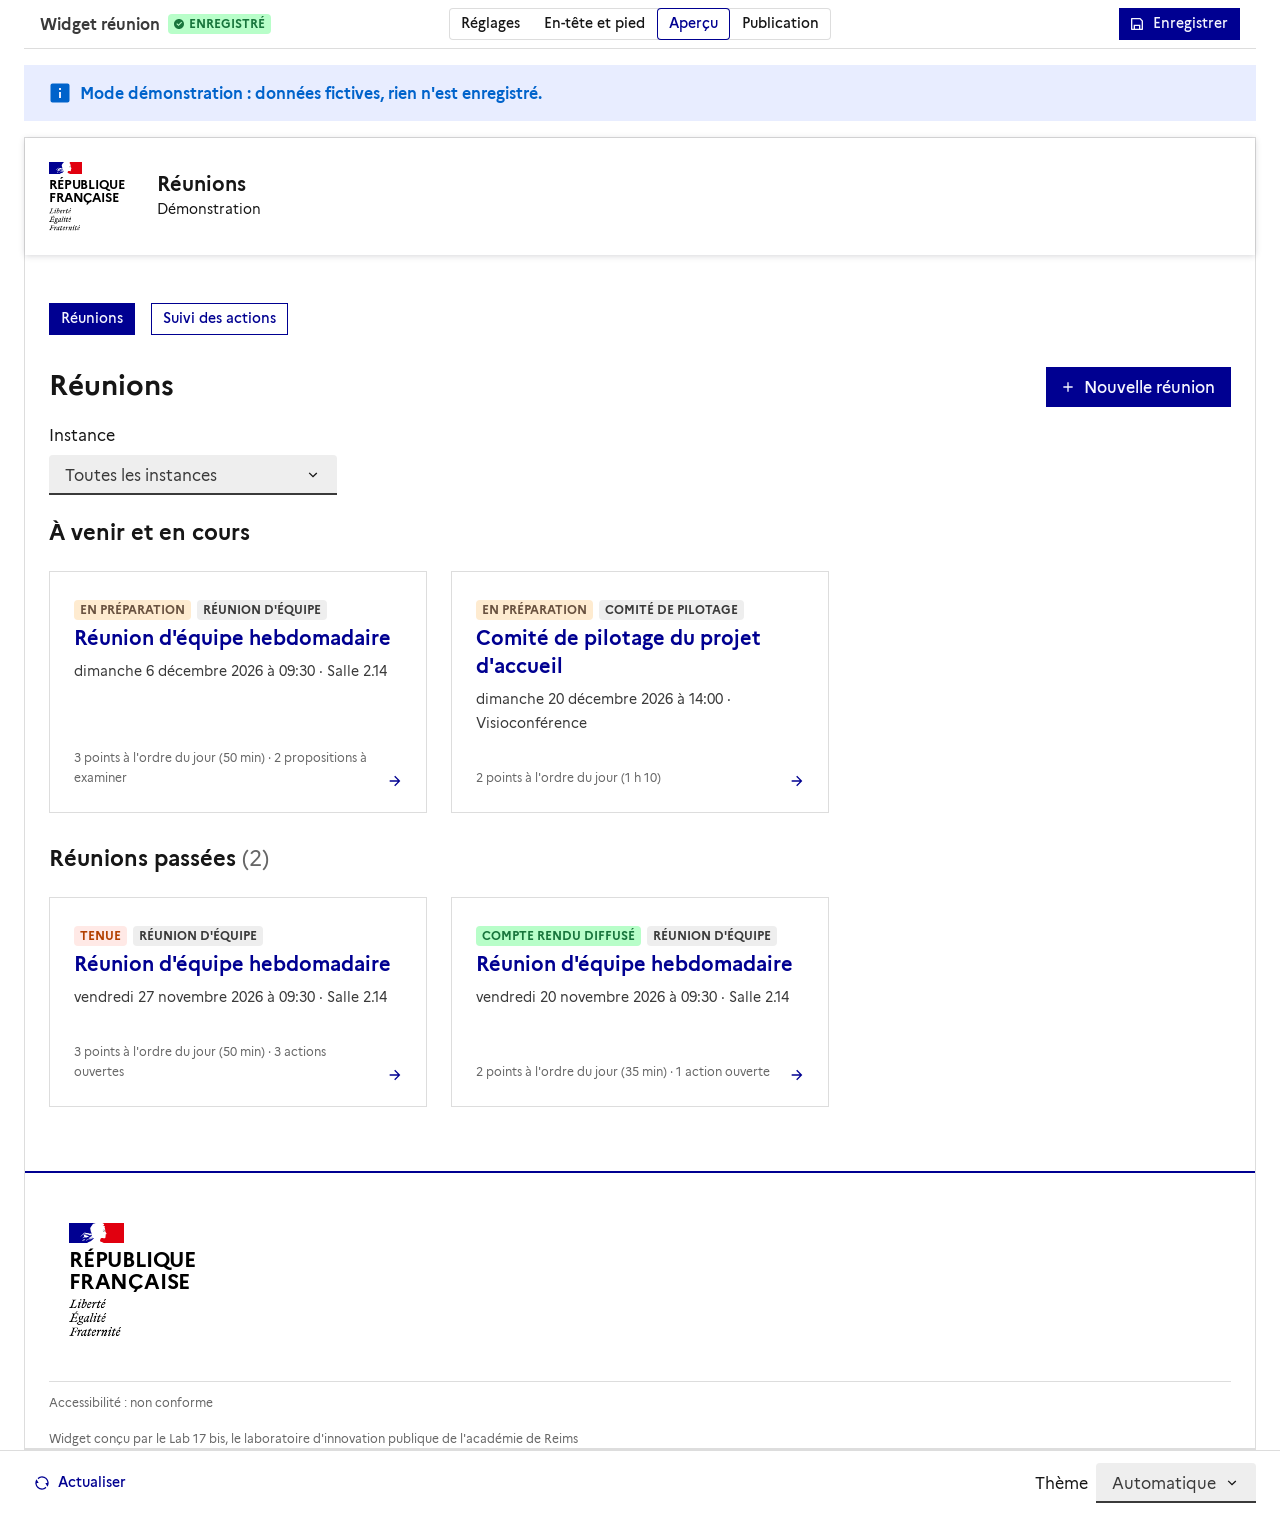
<file: index.html>
<!DOCTYPE html>
<html lang="fr" data-fr-theme="light">
<head>
  <meta charset="utf-8">
  <meta http-equiv="Content-Security-Policy" content="default-src 'self'; script-src 'self' 'unsafe-eval' https://docs.getgrist.com; style-src 'self' 'unsafe-inline' https://cdn.jsdelivr.net; img-src 'self' data: blob: https:; font-src 'self' data: https://cdn.jsdelivr.net; connect-src 'self' https: http://localhost:* http://127.0.0.1:*; frame-src 'self' https:; worker-src 'self' blob:; object-src 'none'; base-uri 'none'; form-action 'self'">
  <meta name="viewport" content="width=device-width, initial-scale=1">
  <title>Réunions</title>
  <link rel="stylesheet" href="vendor/dsfr/dsfr.min.css">
  <link rel="stylesheet" href="vendor/dsfr/utility/icons/icons.min.css">
  <link rel="stylesheet" href="commun/page.css?v=2">
  <link rel="stylesheet" href="commun/barre.css?v=3">
  <link rel="stylesheet" href="commun/configuration.css?v=8">
  <link rel="stylesheet" href="css/app.css?v=5">
  <script src="https://docs.getgrist.com/grist-plugin-api.js"></script>
</head>
<body>
  <a class="fr-link rn-evitement" href="#rn-app">Aller au contenu</a>
  <div id="entete"></div>

  <div id="rn-demo" class="fr-notice fr-notice--info rn-ecran" hidden>
    <div class="rn-marge">
      <div class="fr-notice__body">
        <p class="fr-notice__title">Mode démonstration : données fictives, rien n'est enregistré.</p>
      </div>
    </div>
  </div>

  <div id="rn-coque" class="rn-marge"></div>
  <main id="rn-app" class="rn-marge" tabindex="-1" aria-live="polite">
    <p>Chargement…</p>
  </main>

  <div id="pied"></div>
  <div class="rn-pied rn-marge rn-ecran">
    <div class="rn-pied__liens">
      <a class="fr-link fr-text--sm" href="#/reglages">Réglages</a>
      <button type="button" class="fr-btn fr-btn--sm fr-btn--tertiary-no-outline fr-icon-refresh-line fr-btn--icon-left" id="rn-actualiser">Actualiser</button>
    </div>
    <div class="rn-pied__theme">
      <label class="fr-label" for="rn-theme">Thème</label>
      <select class="fr-select fr-select--sm" id="rn-theme">
        <option value="auto">Automatique</option>
        <option value="light">Clair</option>
        <option value="dark">Sombre</option>
      </select>
    </div>
  </div>

  <script src="commun/page-dsfr.js?v=3"></script>
  <script src="commun/page-editeur.js?v=1"></script>
  <script src="commun/barre.js?v=3"></script>
  <script src="commun/configuration.js?v=13"></script>
  <script src="commun/donnees.js?v=3"></script>
  <script src="commun/grist-public.js?v=1"></script>
  <script src="js/app.js?v=12"></script>
</body>
</html>
</file>
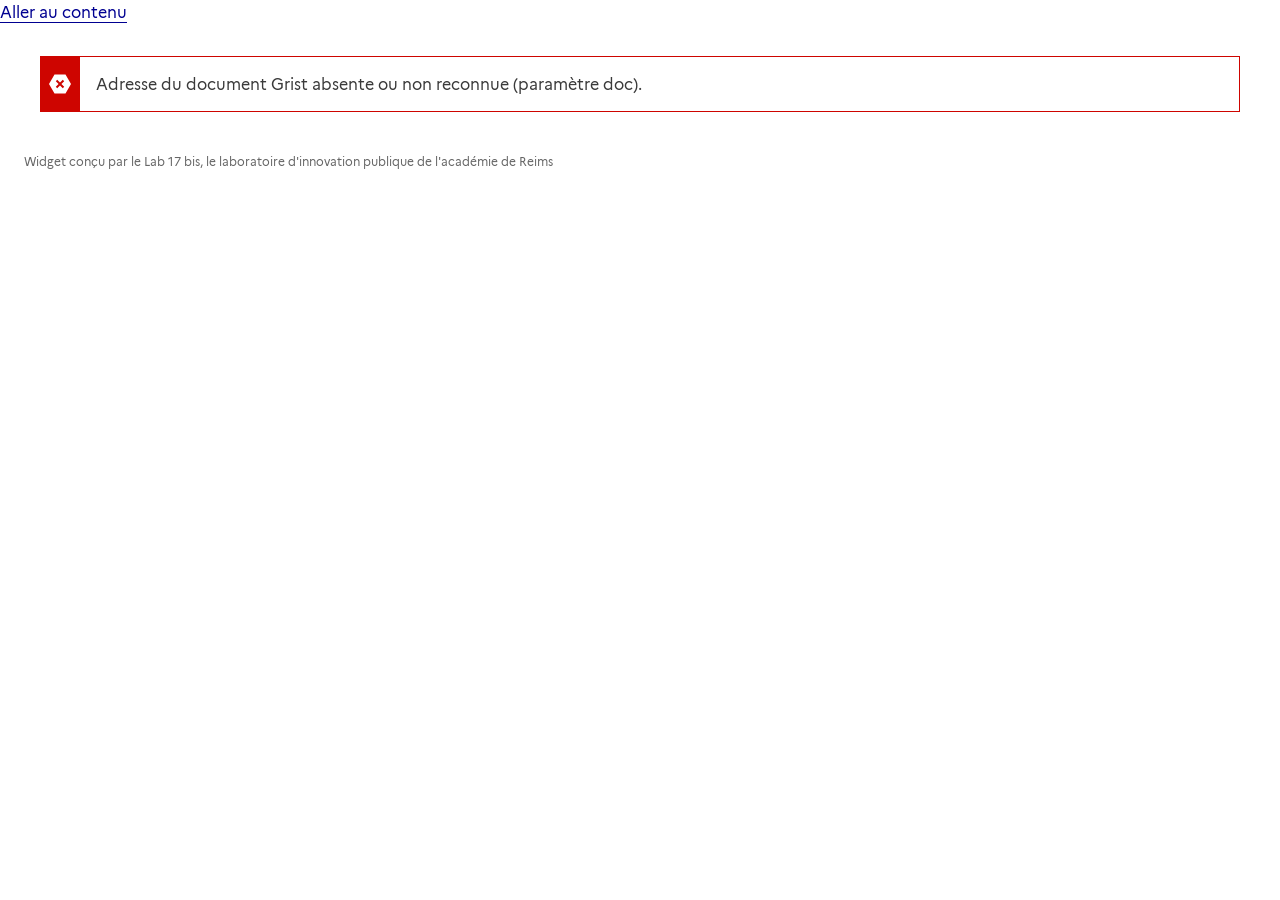
<file: public.html>
<!DOCTYPE html>
<html lang="fr" data-fr-theme="light">
<head>
  <meta charset="utf-8">
  <meta http-equiv="Content-Security-Policy" content="default-src 'self'; script-src 'self' 'unsafe-eval' https://docs.getgrist.com; style-src 'self' 'unsafe-inline' https://cdn.jsdelivr.net; img-src 'self' data: blob: https:; font-src 'self' data: https://cdn.jsdelivr.net; connect-src 'self' https: http://localhost:* http://127.0.0.1:*; frame-src 'self' https:; worker-src 'self' blob:; object-src 'none'; base-uri 'none'; form-action 'self'">
  <meta name="viewport" content="width=device-width, initial-scale=1">
  <title>Réunions</title>
  <link rel="stylesheet" href="vendor/dsfr/dsfr.min.css">
  <link rel="stylesheet" href="vendor/dsfr/utility/icons/icons.min.css">
  <link rel="stylesheet" href="commun/page.css?v=2">
  <link rel="stylesheet" href="commun/grist-public.css?v=1">
</head>
<body class="gp-public">
  <a class="fr-link" href="#pp-app">Aller au contenu</a>
  <div id="entete"></div>
  <main id="pp-app" class="fr-container fr-my-4w" tabindex="-1" aria-live="polite"><p>Chargement…</p></main>
  <div id="pied"></div>
  <script src="commun/page-dsfr.js?v=3"></script>
  <script src="commun/grist-public.js?v=1"></script>
  <script src="commun/page-publique.js?v=1"></script>
  <script src="js/public.js?v=1"></script>
</body>
</html>
</file>
<file: commun/page.css>
/* En-tête, pied de page et formulaire de réglage communs (questionnaire, catalogue, suivi-projet). */

.pd-entete .fr-header__operator img.pd-logo {
  display: block;
}

.pd-entete .pd-accueil {
  background-image: none;
}

.pd-pied-marques {
  display: flex;
  flex-wrap: wrap;
  align-items: center;
  gap: 1.5rem 2rem;
}

.pd-pied-marques .fr-logo {
  margin: 0;
}

.pd-pied {
  margin-top: 3rem;
}

/* Mention de l'auteur des widgets */
.pd-credit {
  flex-basis: 100%;
  margin: .5rem 0 0;
  font-size: .75rem;
  line-height: 1.25rem;
  color: var(--text-mention-grey);
}
.pd-pied--credit {
  margin-top: 1rem;
  padding: .5rem 1.5rem;
}
.pd-pied--credit .pd-credit { margin: 0; }
.pd-credit--seul { margin: 0; padding: .5rem 1.5rem; }
@media print { .pd-credit { color: #000; } }

/* Formulaire de réglage */
.pe-section {
  margin-top: 2rem;
  padding-top: 1rem;
  border-top: 1px solid var(--border-default-grey);
}

.pe-ligne {
  padding: 1rem;
  margin-bottom: 1rem;
  background: var(--background-alt-grey);
}

.pe-apercu {
  display: block;
  max-height: 5rem;
  max-width: 100%;
  width: auto;
  background: #fff;
  border: 1px solid var(--border-default-grey);
  padding: 0.25rem;
}

.pe-couleur {
  display: flex;
  align-items: center;
  gap: 1rem;
  margin-top: 0.5rem;
}

.pe-couleur input[type="color"] {
  width: 3rem;
  height: 2.5rem;
  border: 1px solid var(--border-default-grey);
  padding: 0;
}

.pe-vide {
  color: var(--text-mention-grey);
  margin: 0;
}

.pd-pied-sans-marque .fr-footer__content { flex-basis: 100%; max-width: 100%; margin-left: 0; }
</file>
<file: commun/barre.css>
/* Barre commune de l'éditeur des widgets (BarreLab). Fichier partagé : même copie dans chaque dépôt. */
.cl-barre { position: sticky; top: 0; z-index: 750; display: flex; flex-wrap: wrap; gap: .5rem 1rem; align-items: center; padding: .5rem 1rem; margin-bottom: 1rem; background: var(--background-default-grey); border-bottom: 1px solid var(--border-default-grey); }
.cl-titre { display: flex; gap: .5rem; align-items: center; flex: 1 1 0; min-width: 12rem; }
.cl-nom { margin: 0; font-weight: 700; white-space: nowrap; }
.cl-titre .fr-badge { margin: 0; white-space: nowrap; }
/* Le nom et le statut tiennent sur une ligne : la barre ne change pas de hauteur quand le statut change. */
.cl-titre { min-width: max-content; }
.cl-onglets { flex: 0 1 auto; display: flex; justify-content: center; }
.cl-barre .fr-segmented { margin: 0; }
.cl-actions { flex: 1 1 0; display: flex; gap: .5rem; justify-content: flex-end; align-items: center; min-width: 10rem; }
.cl-actions .fr-btn { margin: 0; white-space: nowrap; }
.cl-sous { flex: 1 0 100%; display: flex; justify-content: center; padding-top: .25rem; border-top: 1px solid var(--border-default-grey); }
.cl-sous[hidden] { display: none; }

/* Éditeur : l'en-tête et le pied de page du widget ne s'affichent que dans l'onglet Aperçu. */
.cl-mode-editeur #entete, .cl-mode-editeur #pied { display: none; }

/* Page d'usage : pas de barre ; un lien discret en bas de page rouvre l'éditeur. */
.cl-mode-page .cl-barre, .cl-mode-page .cl-config, .cl-mode-page .cl-avis-apercu { display: none !important; }
.cl-editer { display: none; margin: 1rem auto; max-width: 78rem; padding: 0 1rem; text-align: right; }
.cl-mode-page .cl-editer { display: block; }
@media print { .cl-barre, .cl-editer { display: none !important; } }

/* Accès aux réglages : la barre suffit, les anciens liens et boutons « Réglages » ou « Configurer » de l'outil sont masqués. */
a[href="#/reglages"], a[href="#reglages"], li:has(> a[href="#/reglages"]), #gc-reglages, #gg-reglages { display: none !important; }
.cl-mode-page .ed-message .fr-alert--info, .cl-mode-page .ed-message .fr-alert--success { display: none; }

/* Widget sans accès au document : seul le message reste visible. */
.lab-sans-acces > *:not(.lab-acces) { display: none !important; }
.lab-acces { margin: 1rem; }
</file>
<file: commun/configuration.css>
/* Page de configuration commune (ConfigLab). La barre elle-même est dans barre.css (BarreLab). */
.cl-message:empty { display: none; }
.cl-message { margin-bottom: 1rem; }
.cl-config > .fr-notice { margin: 0 0 1rem; }
.cl-panneau { max-width: 48rem; padding: 1.5rem; background: var(--background-default-grey); border: 1px solid var(--border-default-grey); }
.cl-section[hidden] { display: none; }
.cl-section[data-cl-section="vue"] { display: none; }
.cl-code { font-family: ui-monospace, SFMono-Regular, Menlo, Consolas, monospace; font-size: .8125rem; }
.cl-apercu { border: 1px solid var(--border-default-grey); background: var(--background-default-grey); }
.cl-apercu .pd-pied { margin-top: 0; }
.cl-apercu__contenu { min-height: 8rem; }
.cl-mode { margin-bottom: 2rem; padding-bottom: 1.5rem; border-bottom: 1px solid var(--border-default-grey); }

/* Bouton d'accès à la configuration, placé en haut de l'outil (ajout 2026-11-24) */
.cl-acces { text-align: right; margin: .5rem 0; }
@media print { .cl-acces { display: none !important; } }
</file>
<file: css/app.css>
/* Mise en page propre à grist-reunion. Les composants viennent du DSFR. */

body { background: var(--background-default-grey); color: var(--text-default-grey); min-height: 100vh; display: flex; flex-direction: column; }
.rn-marge { padding-left: 1.5rem; padding-right: 1.5rem; }
#rn-app { flex: 1; padding-top: 1rem; padding-bottom: 2rem; }
#rn-app:focus { outline: none; }
.rn-evitement { position: absolute; left: -999px; }
.rn-evitement:focus { left: 1rem; top: .5rem; z-index: 10; background: var(--background-default-grey); }

.rn-nav { margin-bottom: 1rem; }
.rn-titre-ligne { display: flex; flex-wrap: wrap; justify-content: space-between; align-items: flex-start; gap: 1rem; margin-bottom: 1rem; }
.rn-titre-ligne h1 { margin-bottom: .25rem; }
.rn-meta { color: var(--text-mention-grey); font-size: .875rem; margin-bottom: .5rem; }
.rn-compte { color: var(--text-mention-grey); font-weight: 400; }
.rn-requis { color: var(--text-mention-grey); font-weight: 400; font-size: .75rem; }
.rn-alerte { margin-bottom: 1rem; }
.rn-badges { display: flex; flex-wrap: wrap; gap: .375rem; margin: 0; padding: 0; list-style: none; }
.rn-badges li { margin: 0; padding: 0; }
.rn-statut .fr-select-group { margin: 0; min-width: 14rem; }
.rn-onglets { margin-bottom: 1.5rem; border-bottom: 1px solid var(--border-default-grey); }

.rn-filtres { display: grid; grid-template-columns: repeat(auto-fit, minmax(14rem, 18rem)); gap: 1rem; margin-bottom: 1.5rem; }
.rn-filtres .fr-select-group { margin: 0; }
.rn-cartes { display: grid; grid-template-columns: repeat(auto-fill, minmax(18rem, 1fr)); gap: 1.5rem; }
.rn-cartes .fr-card { height: 100%; }

.rn-form { max-width: 60rem; }
.rn-grille { display: grid; grid-template-columns: repeat(auto-fit, minmax(14rem, 1fr)); gap: 0 1.5rem; }
.rn-grille .rn-large { grid-column: 1 / -1; }

/* Ordre du jour */
.rn-colonnes { display: grid; grid-template-columns: minmax(0, 2fr) minmax(16rem, 1fr); gap: 2rem; }
@media (max-width: 62em) { .rn-colonnes { grid-template-columns: 1fr; } }
.rn-col-laterale { background: var(--background-alt-grey); padding: 1rem 1.25rem; align-self: start; }
.rn-objectif { border-left: 4px solid var(--border-plain-blue-france); padding-left: .75rem; }
.rn-total { font-weight: 700; }
.rn-odj { list-style: none; margin: 0; padding: 0; counter-reset: point; }
.rn-point { border: 1px solid var(--border-default-grey); background: var(--background-default-grey); margin-bottom: .75rem; padding: .75rem 1rem; counter-increment: point; }
.rn-point__tete { display: flex; gap: 1rem; align-items: flex-start; }
.rn-point__heure { font-weight: 700; min-width: 3.25rem; color: var(--text-title-blue-france); }
.rn-point__corps { flex: 1; }
.rn-point__titre { font-weight: 700; margin-bottom: .25rem; }
.rn-odj > li::before, .rn-odj > li::marker { content: none !important; display: none !important; }
.rn-odj { --ol-content: none; --li-bottom: 0; }
.rn-odj > li { padding-left: 1rem; }
.rn-point__meta { font-size: .875rem; color: var(--text-mention-grey); margin-bottom: .25rem; }
.rn-point__meta .fr-badge { margin-right: .25rem; vertical-align: middle; }
.rn-point__desc { font-size: .875rem; margin: .25rem 0 0; }
.rn-point__outils { display: flex; gap: .25rem; list-style: none; margin: 0; padding: 0; }
.rn-point__outils li { padding: 0; }
.rn-proposition { background: var(--background-default-grey); border-left: 4px solid var(--border-plain-info); padding: .75rem; margin-bottom: .75rem; }
.rn-liste-simple { list-style: none; padding: 0; }
.rn-liste-simple li { padding: .25rem 0; border-bottom: 1px solid var(--border-default-grey); }

/* Séance */
.rn-seance-point { border: 1px solid var(--border-default-grey); padding: 1rem 1.25rem; margin-bottom: 1.5rem; }
.rn-seance-point.rn-actif { border: 2px solid var(--border-plain-blue-france); }
.rn-seance-point.rn-traite { background: var(--background-alt-grey); }
.rn-seance-point__tete { display: flex; flex-wrap: wrap; justify-content: space-between; gap: 1rem; align-items: center; }
.rn-seance-point__tete h2 { margin: 0; }
.rn-chrono { display: flex; align-items: center; gap: .75rem; }
.rn-chrono__temps { margin: 0; font-weight: 700; font-variant-numeric: tabular-nums; color: var(--text-title-blue-france); }
.rn-chrono__temps--depasse { color: var(--text-default-error); }
.rn-seance-grille { display: grid; grid-template-columns: repeat(auto-fit, minmax(18rem, 1fr)); gap: 1.5rem; }
.rn-ajout { display: flex; flex-wrap: wrap; gap: .5rem 1rem; align-items: flex-end; }
.rn-ajout .fr-input-group { flex: 1 1 12rem; margin: 0; }
.rn-seance-point__pied { display: flex; flex-wrap: wrap; justify-content: space-between; align-items: center; gap: 1rem; margin-top: 1rem; }
.rn-table { margin-bottom: 1rem; }
.rn-table .fr-table__content table { width: 100%; }
.rn-select-etat { margin: 0; min-width: 8rem; }

/* Suivi des actions */
.rn-chiffres { display: flex; flex-wrap: wrap; gap: 1rem; list-style: none; padding: 0; margin: 0 0 1rem; }
.rn-chiffres li { border: 1px solid var(--border-default-grey); padding: .5rem 1rem; }
.rn-chiffres__n { font-size: 1.5rem; font-weight: 700; color: var(--text-title-blue-france); margin-right: .25rem; }

/* Compte rendu */
.rn-cr { max-width: 52rem; border: 1px solid var(--border-default-grey); padding: 2rem; background: var(--background-default-grey); }
.rn-cr__infos { display: grid; grid-template-columns: repeat(auto-fit, minmax(14rem, 1fr)); gap: .5rem 1.5rem; margin-bottom: 1.5rem; }
.rn-cr__infos dt { font-weight: 700; font-size: .875rem; }
.rn-cr__infos dd { margin: 0; padding: 0; }
.rn-cr__infos dt { padding: 0; }
.rn-cr__point { margin-bottom: 1.25rem; }
.rn-outils-cr { margin-bottom: 1rem; }

.rn-pied { display: flex; flex-wrap: wrap; justify-content: space-between; align-items: center; gap: 1rem; padding-top: .75rem; padding-bottom: .75rem; border-top: 1px solid var(--border-default-grey); font-size: .875rem; }
.rn-pied__liens { display: flex; align-items: center; gap: 1rem; }
.rn-pied__theme { display: flex; align-items: center; gap: .5rem; }
.rn-pied__theme .fr-label, .rn-pied__theme .fr-select { margin: 0; width: auto; }

@media print {
  .rn-ecran, .rn-nav, #entete, #pied, .rn-pied { display: none !important; }
  .rn-cr { border: 0; padding: 0; max-width: none; }
  #rn-app { padding: 0; }
}
.rn-nav__config { margin-left: auto; }
#rn-coque #rn-app { padding-left: 0; padding-right: 0; }

/* Champs supplémentaires des réunions (réglages) */
.rn-champ-perso { border: 1px solid var(--border-default-grey, #ddd); border-radius: .25rem; padding: .75rem 1rem; margin-bottom: .75rem; }
</file>
<file: commun/grist-public.css>
/* Mode public : lecture seule, aucune commande d'écriture ni de réglage. */
.gp-public .gp-ecriture,
.gp-public [data-ecriture],
.gp-public .cl-barre,
.gp-public .cl-actions {
  display: none !important;
}
/* Page intégrée dans un autre site : ni en-tête ni pied propres. */
.gp-integre #entete,
.gp-integre #pied,
.gp-integre .gp-hors-integre {
  display: none !important;
}
</file>
